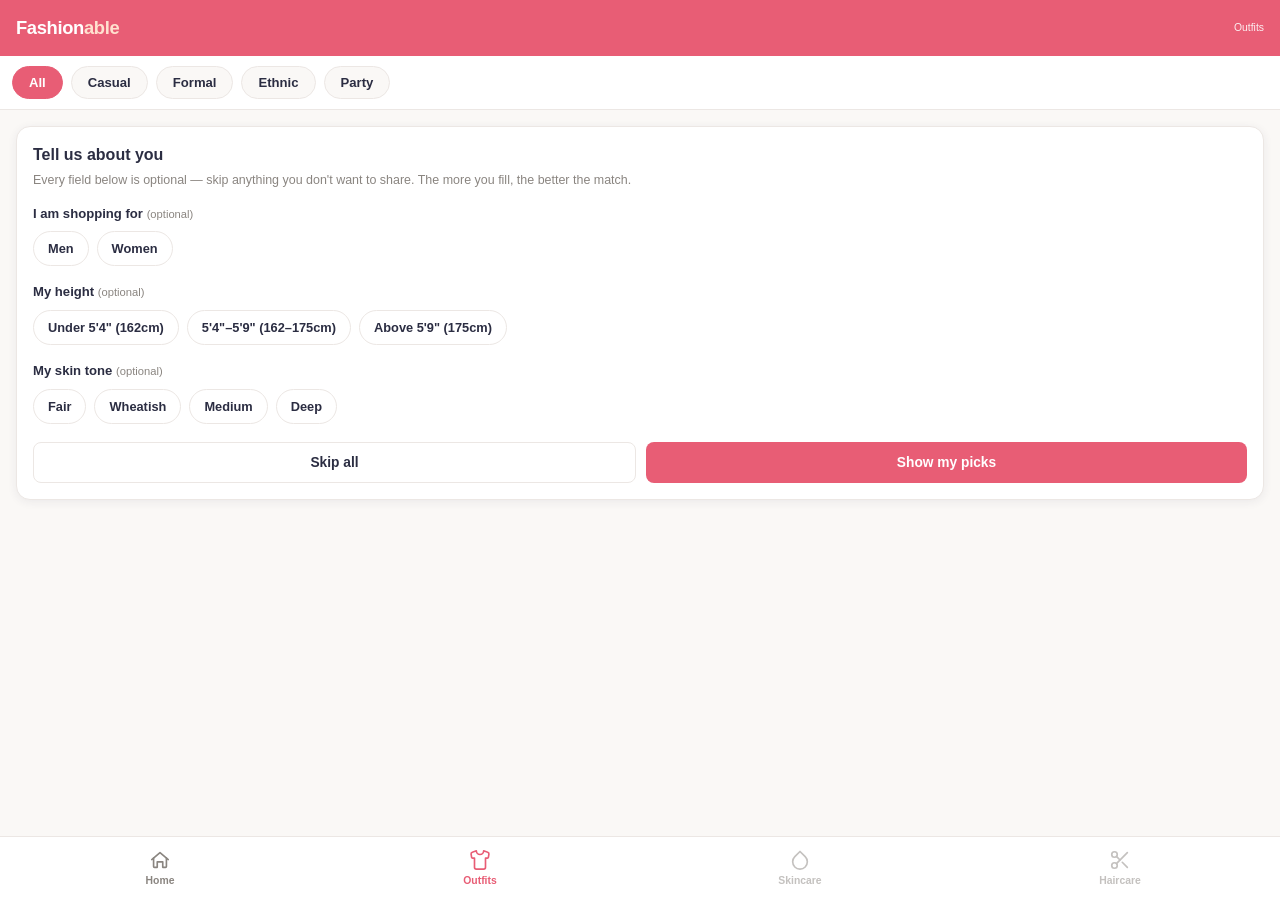
<file: outfits.html>
<!DOCTYPE html>
<html lang="en">
<head>
<meta charset="UTF-8" />
<meta name="viewport" content="width=device-width, initial-scale=1.0, maximum-scale=1.0" />
<title>Outfits — Fashionable</title>
<meta name="description" content="Outfits matched to your height, gender and style — with direct links to buy on Flipkart and Meesho." />

<link rel="canonical" href="https://sayedsarukahmed-dev.github.io/Improve-your-Self/outfits.html" />

<meta property="og:type" content="website" />
<meta property="og:title" content="Outfits — Fashionable" />
<meta property="og:description" content="Outfits matched to your height, gender and style — with direct links to buy on Flipkart and Meesho." />
<meta property="og:image" content="https://sayedsarukahmed-dev.github.io/Improve-your-Self/images/og-image.jpg" />
<meta property="og:url" content="https://sayedsarukahmed-dev.github.io/Improve-your-Self/outfits.html" />

<meta name="twitter:card" content="summary_large_image" />
<meta name="twitter:title" content="Outfits — Fashionable" />
<meta name="twitter:description" content="Outfits matched to your height, gender and style — with direct links to buy on Flipkart and Meesho." />
<meta name="twitter:image" content="https://sayedsarukahmed-dev.github.io/Improve-your-Self/images/og-image.jpg" />

<meta name="theme-color" content="#e85d75" />
<link rel="icon" type="image/png" href="images/favicon-32.png" sizes="32x32" />
<link rel="icon" type="image/png" href="images/favicon.png" sizes="512x512" />
<link rel="apple-touch-icon" href="images/favicon.png" />

<link rel="stylesheet" href="css/style.css" />
</head>
<body>

  <header class="site-header">
    <div class="brand">Fashion<span>able</span></div>
    <div class="header-tagline">Outfits</div>
  </header>

  <nav class="category-tabs" id="category-tabs">
    <button class="category-tab active" data-category="all">All</button>
    <button class="category-tab" data-category="casual">Casual</button>
    <button class="category-tab" data-category="formal">Formal</button>
    <button class="category-tab" data-category="ethnic">Ethnic</button>
    <button class="category-tab" data-category="party">Party</button>
  </nav>

  <main>
    <section class="section" id="pref-section">
      <div class="pref-card">
        <h2>Tell us about you</h2>
        <div class="pref-subtext">Every field below is optional — skip anything you don't want to share. The more you fill, the better the match.</div>

        <div class="pref-group">
          <label class="group-label">I am shopping for <span class="optional-tag">(optional)</span></label>
          <div class="chip-row" id="gender-chips">
            <button class="chip-option" data-field="gender" data-value="male">Men</button>
            <button class="chip-option" data-field="gender" data-value="female">Women</button>
          </div>
        </div>

        <div class="pref-group">
          <label class="group-label">My height <span class="optional-tag">(optional)</span></label>
          <div class="chip-row" id="height-chips">
            <button class="chip-option" data-field="height" data-value="petite">Under 5'4" (162cm)</button>
            <button class="chip-option" data-field="height" data-value="average">5'4"–5'9" (162–175cm)</button>
            <button class="chip-option" data-field="height" data-value="tall">Above 5'9" (175cm)</button>
          </div>
        </div>

        <div class="pref-group">
          <label class="group-label">My skin tone <span class="optional-tag">(optional)</span></label>
          <div class="chip-row" id="skintone-chips">
            <button class="chip-option" data-field="skinTone" data-value="fair">Fair</button>
            <button class="chip-option" data-field="skinTone" data-value="wheatish">Wheatish</button>
            <button class="chip-option" data-field="skinTone" data-value="medium">Medium</button>
            <button class="chip-option" data-field="skinTone" data-value="deep">Deep</button>
          </div>
        </div>

        <div class="pref-actions">
          <button class="btn btn-secondary" id="skip-btn">Skip all</button>
          <button class="btn btn-primary" id="apply-btn">Show my picks</button>
        </div>
      </div>
    </section>

    <section class="section" id="results-section" style="display:none;">
      <div class="results-summary">
        <span id="results-count"></span>
        <a href="#" class="edit-link" id="edit-prefs-link">Edit preferences</a>
      </div>
      <div class="product-grid" id="results-grid"></div>
    </section>
  </main>

  <nav class="bottom-nav">
    <a href="index.html">
      <span class="nav-icon"><svg viewBox="0 0 24 24" fill="none" stroke-width="1.8" stroke-linecap="round" stroke-linejoin="round"><path d="M3 11.5L12 4l9 7.5"/><path d="M5 10v9a1 1 0 0 0 1 1h3v-6h6v6h3a1 1 0 0 0 1-1v-9"/></svg></span>
      <span>Home</span>
    </a>
    <a href="outfits.html" class="active">
      <span class="nav-icon"><svg viewBox="0 0 24 24" fill="none" stroke-width="1.8" stroke-linecap="round" stroke-linejoin="round"><path d="M20.38 3.46L16 2a4 4 0 0 1-8 0L3.62 3.46a2 2 0 0 0-1.34 2.23l.58 3.47a1 1 0 0 0 .99.84H6v10a2 2 0 0 0 2 2h8a2 2 0 0 0 2-2V10h2.15a1 1 0 0 0 .99-.84l.58-3.47a2 2 0 0 0-1.34-2.23z"/></svg></span>
      <span>Outfits</span>
    </a>
    <a href="#" onclick="return false;" style="opacity:0.5;">
      <span class="nav-icon"><svg viewBox="0 0 24 24" fill="none" stroke-width="1.8" stroke-linecap="round" stroke-linejoin="round"><path d="M12 2.69l5.66 5.66a8 8 0 1 1-11.31 0z"/></svg></span>
      <span>Skincare</span>
    </a>
    <a href="#" onclick="return false;" style="opacity:0.5;">
      <span class="nav-icon"><svg viewBox="0 0 24 24" fill="none" stroke-width="1.8" stroke-linecap="round" stroke-linejoin="round"><circle cx="6" cy="6" r="3"/><circle cx="6" cy="18" r="3"/><line x1="20" y1="4" x2="8.12" y2="15.88"/><line x1="14.47" y1="14.48" x2="20" y2="20"/><line x1="8.12" y1="8.12" x2="12" y2="12"/></svg></span>
      <span>Haircare</span>
    </a>
  </nav>

  <script src="js/common.js"></script>
  <script src="js/outfits.js"></script>
</body>
</html>
</file>
<file: css/style.css>
/* ===========================================
   Fashionable — core stylesheet
   Mobile-first. Flipkart-inspired structure,
   original color system & type.
=========================================== */

:root {
  --color-primary: #e85d75;      /* warm coral - brand accent */
  --color-primary-dark: #c2415a;
  --color-secondary: #2b2d42;    /* deep navy-charcoal text */
  --color-bg: #faf8f6;
  --color-card-bg: #ffffff;
  --color-border: #ece7e4;
  --color-muted: #8a8580;
  --color-success: #3c9a5f;
  --radius-sm: 8px;
  --radius-md: 14px;
  --shadow-card: 0 2px 10px rgba(43, 45, 66, 0.07);
  --header-height: 56px;
}

* {
  box-sizing: border-box;
  margin: 0;
  padding: 0;
}

html, body {
  width: 100%;
  overflow-x: hidden;
}

body {
  font-family: -apple-system, BlinkMacSystemFont, "Segoe UI", Roboto, Helvetica, Arial, sans-serif;
  background: var(--color-bg);
  color: var(--color-secondary);
  line-height: 1.5;
  padding-bottom: 72px; /* space for bottom nav */
}

a {
  text-decoration: none;
  color: inherit;
}

img {
  max-width: 100%;
  display: block;
}

ul {
  list-style: none;
}

button {
  font-family: inherit;
  cursor: pointer;
  border: none;
  background: none;
}

/* ---------- Top header ---------- */
.site-header {
  position: sticky;
  top: 0;
  z-index: 50;
  height: var(--header-height);
  background: var(--color-primary);
  color: #fff;
  display: flex;
  align-items: center;
  justify-content: space-between;
  padding: 0 16px;
}

.site-header .brand {
  font-size: 1.15rem;
  font-weight: 800;
  letter-spacing: -0.02em;
}

.site-header .brand span {
  color: #ffe1cf;
}

.site-header .header-tagline {
  font-size: 0.65rem;
  opacity: 0.9;
  font-weight: 500;
}

/* ---------- Category tabs (Flipkart-style horizontal nav) ---------- */
.category-tabs {
  display: flex;
  overflow-x: auto;
  gap: 8px;
  padding: 10px 12px;
  background: #fff;
  border-bottom: 1px solid var(--color-border);
  position: sticky;
  top: var(--header-height);
  z-index: 40;
  -webkit-overflow-scrolling: touch;
  scrollbar-width: none;
}

.category-tabs::-webkit-scrollbar {
  display: none;
}

.category-tab {
  flex: 0 0 auto;
  padding: 8px 16px;
  border-radius: 999px;
  font-size: 0.82rem;
  font-weight: 600;
  background: var(--color-bg);
  color: var(--color-secondary);
  border: 1px solid var(--color-border);
  white-space: nowrap;
}

.category-tab.active {
  background: var(--color-primary);
  color: #fff;
  border-color: var(--color-primary);
}

/* ---------- Section wrapper ---------- */
.section {
  padding: 16px;
}

.section-title {
  font-size: 1.05rem;
  font-weight: 800;
  margin-bottom: 12px;
  display: flex;
  align-items: center;
  justify-content: space-between;
}

.section-title .see-all {
  font-size: 0.78rem;
  color: var(--color-primary);
  font-weight: 700;
}

/* ---------- Homepage category cards ---------- */
.home-category-grid {
  display: grid;
  grid-template-columns: repeat(3, 1fr);
  gap: 10px;
}

.home-category-card {
  background: var(--color-card-bg);
  border-radius: var(--radius-md);
  box-shadow: var(--shadow-card);
  padding: 14px 8px;
  text-align: center;
  border: 1px solid var(--color-border);
}

.home-category-card .icon {
  margin-bottom: 6px;
  display: flex;
  justify-content: center;
}

.home-category-card .icon svg {
  width: 30px;
  height: 30px;
  stroke: var(--color-primary);
}

.home-category-card.disabled .icon svg {
  stroke: var(--color-muted);
}

.home-category-card .label {
  font-size: 0.78rem;
  font-weight: 700;
}

.home-category-card .status {
  font-size: 0.62rem;
  color: var(--color-muted);
  margin-top: 2px;
}

.home-category-card.disabled {
  opacity: 0.55;
}

/* ---------- Horizontal scroll preview row ---------- */
.scroll-row {
  display: flex;
  gap: 10px;
  overflow-x: auto;
  -webkit-overflow-scrolling: touch;
  scrollbar-width: none;
  padding-bottom: 4px;
}

.scroll-row::-webkit-scrollbar {
  display: none;
}

/* ---------- Product card ---------- */
.product-card {
  flex: 0 0 150px;
  background: var(--color-card-bg);
  border-radius: var(--radius-sm);
  overflow: hidden;
  border: 1px solid var(--color-border);
  box-shadow: var(--shadow-card);
}

.product-card.wide {
  flex: 0 0 auto;
  width: 100%;
}

.product-card .thumb {
  width: 100%;
  aspect-ratio: 3 / 4;
  object-fit: cover;
  background: var(--color-border);
}

.product-card .info {
  padding: 8px;
}

.product-card .title {
  font-size: 0.78rem;
  font-weight: 700;
  line-height: 1.3;
  display: -webkit-box;
  -webkit-line-clamp: 2;
  -webkit-box-orient: vertical;
  overflow: hidden;
}

.product-card .desc {
  font-size: 0.68rem;
  color: var(--color-muted);
  margin-top: 4px;
  display: -webkit-box;
  -webkit-line-clamp: 2;
  -webkit-box-orient: vertical;
  overflow: hidden;
}

/* ---------- Combo / outfit-set card ---------- */
/* A combo bundles several separately-bought pieces, so it needs more room
   than a single-item card: wider in a horizontal row, full width in a grid. */
.product-card.combo {
  flex-basis: 220px;
}

.product-grid .product-card.combo {
  grid-column: 1 / -1;
}

.combo-image-grid {
  display: grid;
  gap: 2px;
  aspect-ratio: 3 / 2;
  background: var(--color-border);
}

.combo-image-grid img {
  width: 100%;
  height: 100%;
  object-fit: cover;
}

.combo-image-grid.combo-count-1 {
  grid-template-columns: 1fr;
}

.combo-image-grid.combo-count-2 {
  grid-template-columns: 1fr 1fr;
}

.combo-image-grid.combo-count-3 {
  grid-template-columns: 1fr 1fr;
  grid-template-rows: 1fr 1fr;
}

.combo-image-grid.combo-count-3 img:first-child {
  grid-row: 1 / 3;
}

.combo-badge {
  display: inline-block;
  font-size: 0.6rem;
  font-weight: 800;
  letter-spacing: 0.02em;
  text-transform: uppercase;
  color: var(--color-primary-dark);
  background: #fff1e9;
  padding: 2px 7px;
  border-radius: 4px;
  margin-bottom: 4px;
}

.combo-total {
  font-size: 0.8rem;
  font-weight: 800;
  margin-top: 6px;
}

.combo-item-list {
  margin-top: 8px;
  border-top: 1px solid var(--color-border);
}

.combo-item-row {
  display: flex;
  align-items: center;
  gap: 6px;
  padding: 7px 0;
  border-bottom: 1px solid var(--color-border);
  font-size: 0.72rem;
}

.combo-item-name {
  flex: 1 1 auto;
  font-weight: 600;
  overflow: hidden;
  text-overflow: ellipsis;
  white-space: nowrap;
}

.combo-item-price {
  flex: 0 0 auto;
  font-weight: 700;
  color: var(--color-secondary);
}

.combo-buy-btn {
  flex: 0 0 auto;
  padding: 5px 12px;
  border-radius: 6px;
  background: var(--color-primary);
  color: #fff;
  font-size: 0.68rem;
  font-weight: 700;
  white-space: nowrap;
}

.product-card .price-row {
  display: flex;
  align-items: center;
  justify-content: space-between;
  margin-top: 8px;
}

.product-card .price {
  font-size: 0.82rem;
  font-weight: 800;
  color: var(--color-secondary);
}

.product-card .platform-badge {
  font-size: 0.6rem;
  font-weight: 700;
  padding: 2px 6px;
  border-radius: 4px;
  background: #fff1e9;
  color: var(--color-primary-dark);
}

.product-card .buy-btn {
  display: block;
  margin-top: 8px;
  width: 100%;
  text-align: center;
  padding: 7px 0;
  border-radius: 6px;
  background: var(--color-primary);
  color: #fff;
  font-size: 0.74rem;
  font-weight: 700;
}

/* ---------- Product grid (results page) ---------- */
.product-grid {
  display: grid;
  grid-template-columns: repeat(2, 1fr);
  gap: 10px;
}

.product-grid .product-card {
  flex: unset;
  width: 100%;
}

/* ---------- Preference form (Outfits module) ---------- */
.pref-card {
  background: var(--color-card-bg);
  border-radius: var(--radius-md);
  box-shadow: var(--shadow-card);
  padding: 16px;
  border: 1px solid var(--color-border);
}

.pref-card h2 {
  font-size: 1rem;
  font-weight: 800;
  margin-bottom: 4px;
}

.pref-card .pref-subtext {
  font-size: 0.78rem;
  color: var(--color-muted);
  margin-bottom: 14px;
}

.pref-group {
  margin-bottom: 16px;
}

.pref-group label.group-label {
  display: block;
  font-size: 0.82rem;
  font-weight: 700;
  margin-bottom: 8px;
}

.pref-group .optional-tag {
  font-weight: 500;
  color: var(--color-muted);
  font-size: 0.7rem;
}

.chip-row {
  display: flex;
  flex-wrap: wrap;
  gap: 8px;
}

.chip-option {
  padding: 9px 14px;
  border-radius: 999px;
  border: 1.5px solid var(--color-border);
  font-size: 0.8rem;
  font-weight: 600;
  background: #fff;
  color: var(--color-secondary);
}

.chip-option.selected {
  background: var(--color-primary);
  border-color: var(--color-primary);
  color: #fff;
}

.pref-actions {
  display: flex;
  gap: 10px;
  margin-top: 18px;
}

.btn {
  flex: 1;
  padding: 12px 0;
  border-radius: var(--radius-sm);
  font-size: 0.86rem;
  font-weight: 700;
  text-align: center;
}

.btn-primary {
  background: var(--color-primary);
  color: #fff;
}

.btn-secondary {
  background: #fff;
  color: var(--color-secondary);
  border: 1.5px solid var(--color-border);
}

/* ---------- Results header / summary ---------- */
.results-summary {
  display: flex;
  align-items: center;
  justify-content: space-between;
  padding: 0 16px 10px;
  font-size: 0.78rem;
  color: var(--color-muted);
}

.results-summary .edit-link {
  color: var(--color-primary);
  font-weight: 700;
}

.empty-state {
  text-align: center;
  padding: 40px 20px;
  color: var(--color-muted);
}

.empty-state .emoji {
  font-size: 2rem;
  margin-bottom: 8px;
}

/* ---------- Bottom nav ---------- */
.bottom-nav {
  position: fixed;
  bottom: 0;
  left: 0;
  right: 0;
  height: 64px;
  background: #fff;
  border-top: 1px solid var(--color-border);
  display: flex;
  z-index: 50;
}

.bottom-nav a {
  flex: 1;
  display: flex;
  flex-direction: column;
  align-items: center;
  justify-content: center;
  gap: 2px;
  font-size: 0.65rem;
  font-weight: 600;
  color: var(--color-muted);
}

.bottom-nav a.active {
  color: var(--color-primary);
}

.bottom-nav .nav-icon {
  display: flex;
  justify-content: center;
}

.bottom-nav .nav-icon svg {
  width: 22px;
  height: 22px;
  stroke: currentColor;
}

/* ---------- Loading skeleton ---------- */
@keyframes skeleton-pulse {
  0% { opacity: 1; }
  50% { opacity: 0.5; }
  100% { opacity: 1; }
}

.skeleton-card {
  flex: 0 0 150px;
  background: var(--color-card-bg);
  border-radius: var(--radius-sm);
  overflow: hidden;
  border: 1px solid var(--color-border);
}

.product-grid .skeleton-card {
  flex: unset;
  width: 100%;
}

.skeleton-card .skeleton-thumb {
  width: 100%;
  aspect-ratio: 3 / 4;
  background: var(--color-border);
  animation: skeleton-pulse 1.4s ease-in-out infinite;
}

.skeleton-card .skeleton-lines {
  padding: 8px;
}

.skeleton-line {
  height: 10px;
  border-radius: 4px;
  background: var(--color-border);
  animation: skeleton-pulse 1.4s ease-in-out infinite;
  margin-bottom: 6px;
}

.skeleton-line.short {
  width: 60%;
}

.skeleton-line.btn {
  height: 28px;
  border-radius: 6px;
  margin-top: 8px;
}

/* ---------- Small screens safety ---------- */
@media (max-width: 340px) {
  .home-category-grid {
    gap: 6px;
  }
  .product-card {
    flex-basis: 130px;
  }
}
</file>
